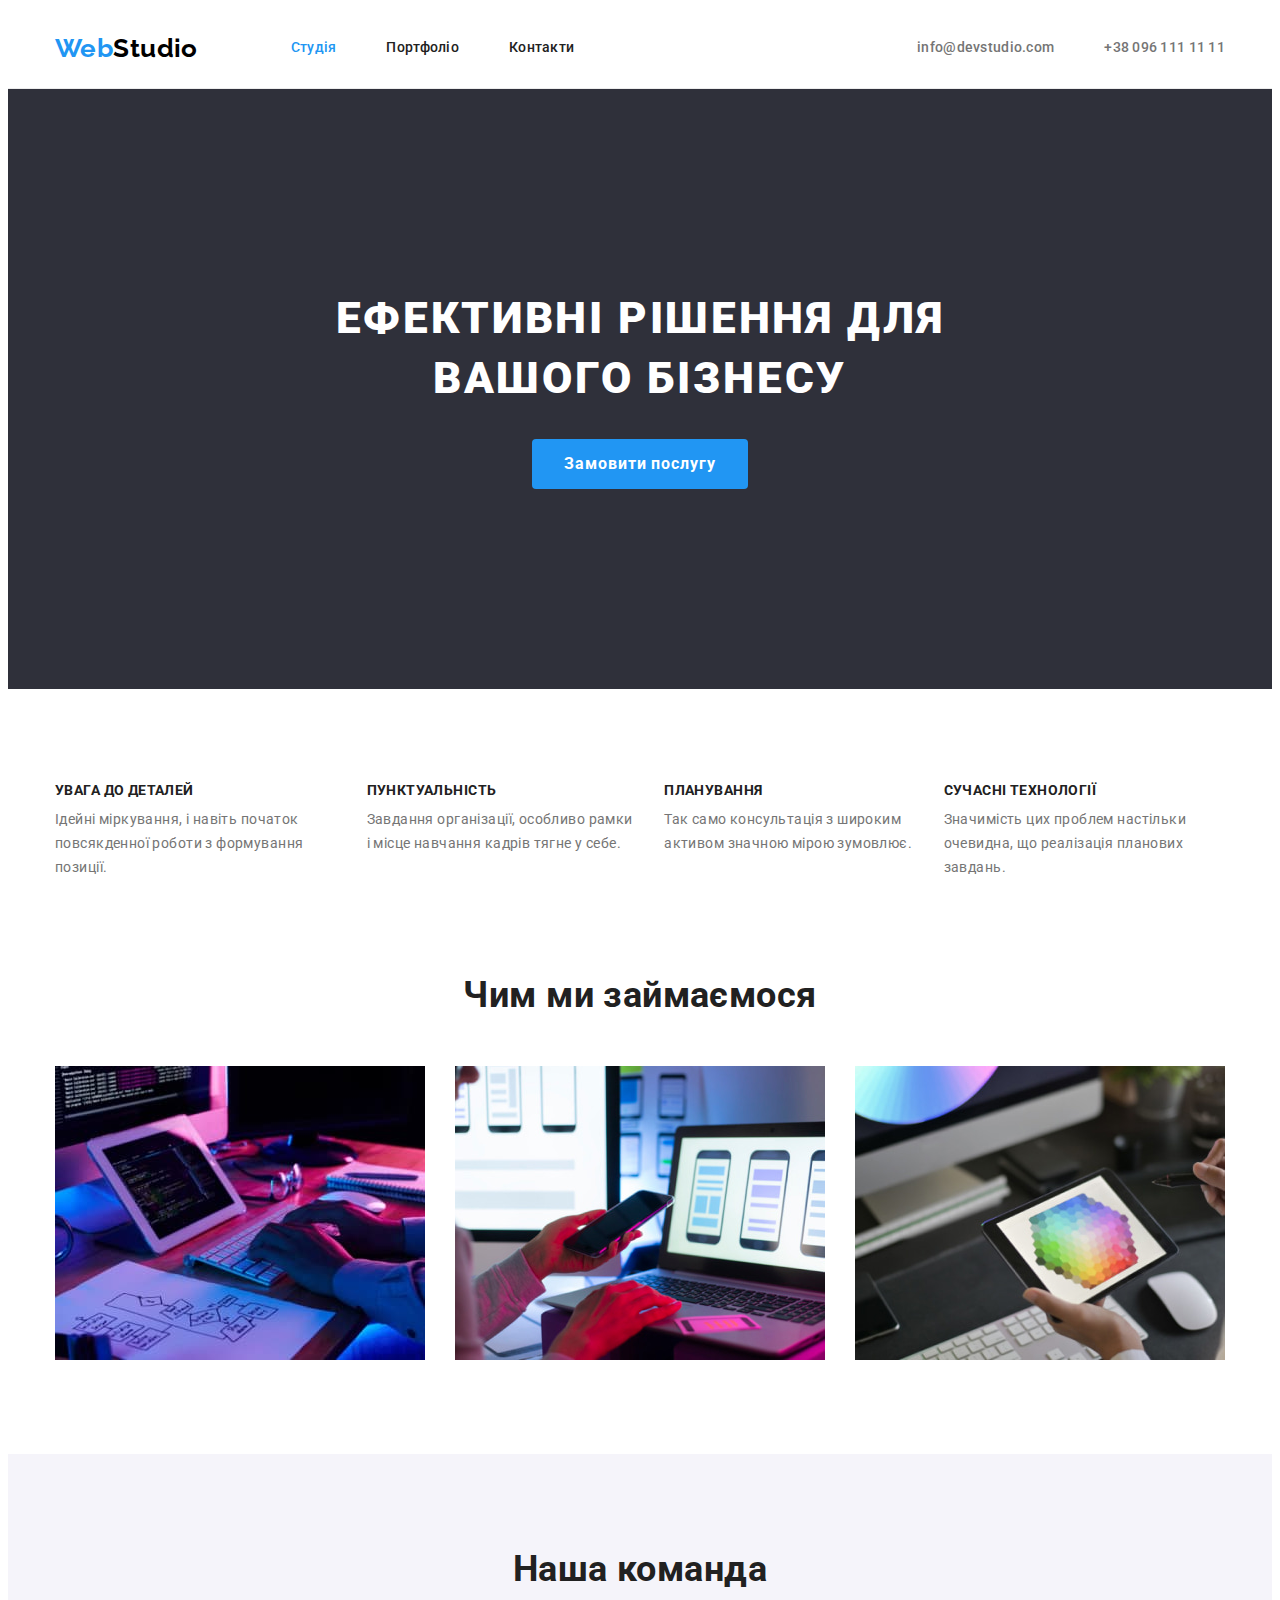
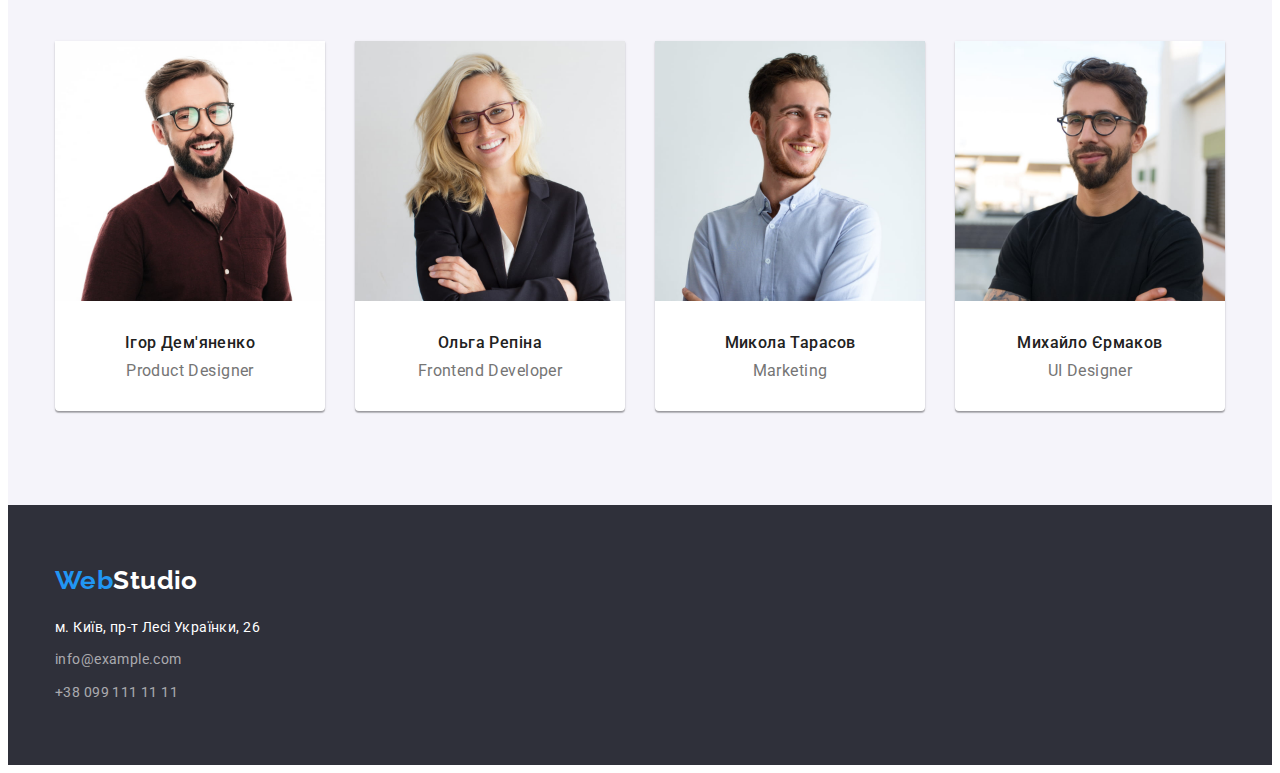
<file: index.html>
<!DOCTYPE html>
<html lang="uk">
  <head>
    <meta charset="UTF-8" />
    <meta http-equiv="X-UA-Compatible" content="IE=edge" />
    <meta name="viewport" content="width=device-width, initial-scale=1.0" />
    <link rel="preconnect" href="https://fonts.googleapis.com" />
    <link rel="preconnect" href="https://fonts.gstatic.com" crossorigin />
    <link
      href="https://fonts.googleapis.com/css2?family=Raleway:wght@700&family=Roboto:wght@400;500;700;900&display=swap"
      rel="stylesheet"
    />
    <link
      rel="stylesheet"
      href="https://cdnjs.cloudflare.com/ajax/libs/modern-normalize/1.1.0/modern-normalize.min.css"
      integrity="sha512-wpPYUAdjBVSE4KJnH1VR1HeZfpl1ub8YT/NKx4PuQ5NmX2tKuGu6U/JRp5y+Y8XG2tV+wKQpNHVUX03MfMFn9Q=="
      crossorigin="anonymous"
      referrerpolicy="no-referrer"
    />
    <link rel="stylesheet" href="css/styles.css" />
    <title>Студія</title>
  </head>
  <body>
    <header class="main-header">
      <div class="container main-nav">
        <a href="index.html" class="page-logo"
            >Web<span class="page-logo-part">Studio</span></a
          >
        <nav class="site-nav">
          <ul class="site-nav list">
            <li class="site-nav item"><a href="" class="link-acent">Студія</a></li>
            <li class="site-nav item"><a href="portfolio.html" class="link">Портфоліо</a></li>
            <li class="site-nav item"><a href="" class="link">Контакти</a></li>
          </ul>
        </nav>
        <ul class="auth-nav list">
          <li class="auth-nav item">
            <a href="mailto:info@devstudio.com" class="link-email"
              >info@devstudio.com</a
            >
          </li>
          <li class="auth-nav item">
            <a href="tel:+380961111111" class="link-number"
              >+38 096 111 11 11</a
            >
          </li>
        </ul>
      </div>
    </header>
    <main>
      <section class="hero">
        <div class="container">
          <h1 class="hero-title">Ефективні рішення для вашого бізнесу</span></h1>
          <button class="hero-button" type="button">Замовити послугу</button>
        </div>
      </section>
      <section class="section">
          <div class="container">
          <h2 hidden class="section-title">Наші переваги</h2>
          <ul class="features-list">
            <li class="features-list item">
              <h3 class="features-title">Увага до деталей</h3>
              <p class="features-text">
                Ідейні міркування, і навіть початок повсякденної роботи з
                формування позиції.
              </p>
            </li>
            <li class="features-list item">
              <h3 class="features-title">Пунктуальність</h3>
              <p class="features-text">
                Завдання організації, особливо рамки і місце навчання кадрів
                тягне у себе.
              </p>
            </li>
            <li class="features-list item">
              <h3 class="features-title">Планування</h3>
              <p class="features-text">
                Так само консультація з широким активом значною мірою зумовлює.
              </p>
            </li>
            <li class="features-list item">
              <h3 class="features-title">Сучасні технології</h3>
              <p class="features-text">
                Значимість цих проблем настільки очевидна, що реалізація
                планових завдань.
              </p>
            </li>
          </ul>
          </div>
        </section>

        <section class="section about-us">
          <div class="container">
          <h2 class="section-title">Чим ми займаємося</h2>
          <ul class="main-photo-list list">
            <li class="main-photo-list item">
              <img
                src="./images/box1.jpg"
                width="370"
                alt="Людина працює з комп'ютером"
              />
            </li>
            <li class="main-photo-list item">
              <img
                src="./images/box2.jpg"
                width="370"
                alt="Людина працює з телефоном"
              />
            </li>
            <li class="main-photo-list item">
              <img
                src="./images/box3.jpg"
                width="370"
                alt="Людина працює з планшетом"
              />
            </li>
          </ul>
          </div>
        </section>
      

      <section class="section section-team">
        <div class="container">
          <h2 class="section-title">Наша команда</h2>
          <ul class="main-team-list list">
            <li class="main-team-list item">
              <img
                src="images/teamcard1.jpg"
                width="270"
                alt="Игорь Демченко"
              />
              <h3 class="main-team-list-title">Ігор Дем'яненко</h3>
              <p class="main-team-list-text">Product Designer</p>
            </li>
            <li class="main-team-list item">
              <img src="images/teamcard2.jpg" width="270" alt="Ольга Репина" />
              <h3 class="main-team-list-title">Ольга Репіна</h3>
              <p class="main-team-list-text">Frontend Developer</p>
            </li>
            <li class="main-team-list item">
              <img
                src="images/teamcard3.jpg"
                width="270"
                alt="Николай Тарасов"
              />
              <h3 class="main-team-list-title">Микола Тарасов</h3>
              <p class="main-team-list-text">Marketing</p>
            </li>
            <li class="main-team-list item">
              <img
                src="images/teamcard4.jpg"
                width="270"
                alt="Михаил Ермаков"
              />
              <h3 class="main-team-list-title">Михайло Єрмаков</h3>
              <p class="main-team-list-text">UI Designer</p>
            </li>
          </ul>
        </div>
      </section>
    </main>

    <footer class="footer-section">
      
        <div class="container">
          <a href="/index.html" class="page-logo-footer"
            >Web<span class="page-logo-part-footer">Studio</span></a
          >
          <address class="footer-adress">
            <ul class="footer-adress list">
              <li class="footer-adress item">
                <a
                  href="https://goo.gl/maps/CPtrU1FHBa2aNyZL9"
                  target="_blank"
                  rel="noopener noreferrer"
                  class="adress-company"
                  >м. Київ, пр-т Лесі Українки, 26</a
                >
              </li>
              <li class="footer-adress item">
                <a href="mailto:info@example.com" class="mailto"
                  >info@example.com</a
                >
              </li>
              <li class="footer-adress item">
                <a href="tel:+380991111111" class="tel">+38 099 111 11 11</a>
              </li>
            </ul>
          </address>
        
      </div>
    </footer>
  </body>
</html>
</file>
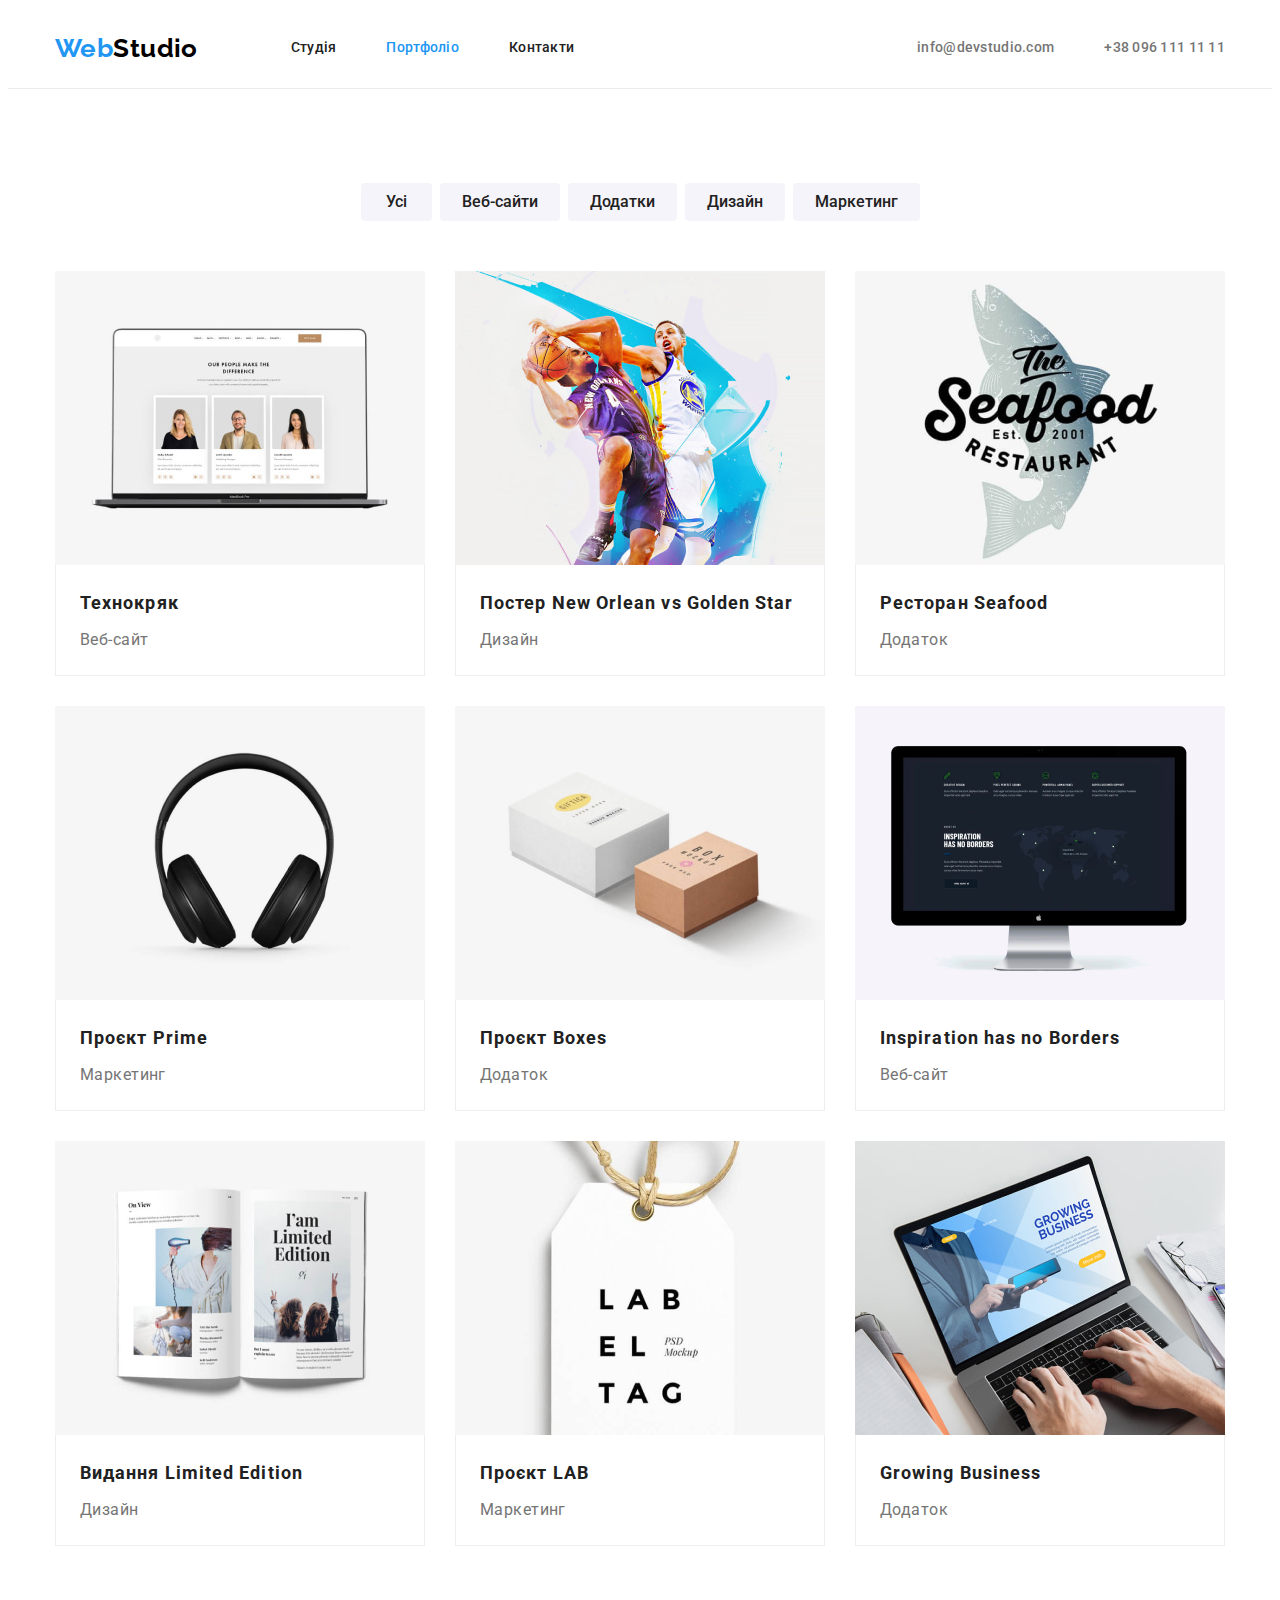
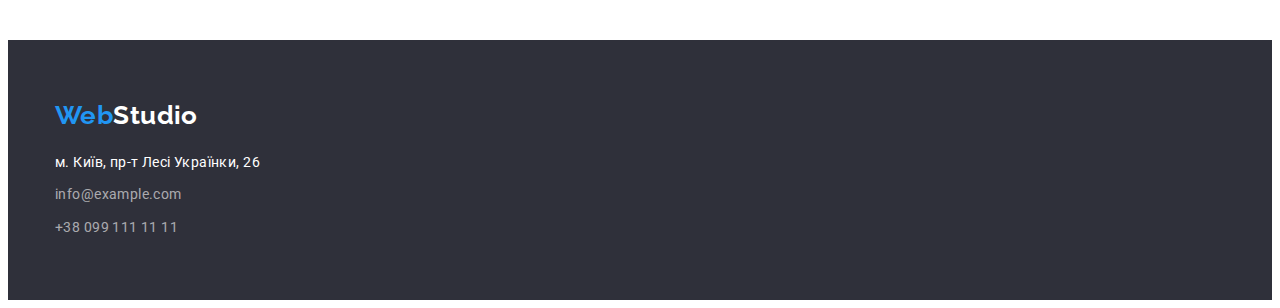
<file: portfolio.html>
<!DOCTYPE html>
<html lang="uk">
  <head>
    <meta charset="UTF-8" />
    <meta http-equiv="X-UA-Compatible" content="IE=edge" />
    <meta name="viewport" content="width=device-width, initial-scale=1.0" />
    <link rel="preconnect" href="https://fonts.googleapis.com" />
    <link rel="preconnect" href="https://fonts.gstatic.com" crossorigin />
    <link
      href="https://fonts.googleapis.com/css2?family=Raleway:wght@700&family=Roboto:wght@400;500;700;900&display=swap"
      rel="stylesheet"
    />
    <link
      rel="stylesheet"
      href="https://cdnjs.cloudflare.com/ajax/libs/modern-normalize/1.1.0/modern-normalize.min.css"
      integrity="sha512-wpPYUAdjBVSE4KJnH1VR1HeZfpl1ub8YT/NKx4PuQ5NmX2tKuGu6U/JRp5y+Y8XG2tV+wKQpNHVUX03MfMFn9Q=="
      crossorigin="anonymous"
      referrerpolicy="no-referrer"
    />
    <link rel="stylesheet" href="css/styles.css" />
    <title>Портфоліо</title>
  </head>
  <body>
    <header class="main-header">
      <div class="container main-nav">
        <a href="index.html" class="page-logo"
          >Web<span class="page-logo-part">Studio</span></a
        >
        <nav class="site-nav">
          <ul class="site-nav list">
            <li class="site-nav item">
              <a href="index.html" class="link">Студія</a>
            </li>
            <li class="site-nav item">
              <a href="" class="link-acent">Портфоліо</a>
            </li>
            <li class="site-nav item"><a href="" class="link">Контакти</a></li>
          </ul>
        </nav>
        <ul class="auth-nav list">
          <li class="auth-nav item">
            <a href="mailto:info@devstudio.com" class="link-email"
              >info@devstudio.com</a
            >
          </li>
          <li class="auth-nav item">
            <a href="tel:+380961111111" class="link-number"
              >+38 096 111 11 11</a
            >
          </li>
        </ul>
      </div>
    </header>

    <main>
      <section class="section">
        <div class="container">
          <h1 hidden class="section-title">Портфоліо</h1>
          <ul class="section-buttons">
            <li class="section-buttons-item">
              <button type="button" class="section-button">Усі</button>
            </li>
            <li class="section-buttons-item">
              <button type="button" class="button-sites">Веб-сайти</button>
            </li>
            <li class="section-buttons-item">
              <button type="button" class="button-adds">Додатки</button>
            </li>
            <li class="section-buttons-item">
              <button type="button" class="button-design">Дизайн</button>
            </li>
            <li class="section-buttons-item">
              <button type="button" class="button-marketing">Маркетинг</button>
            </li>
          </ul>
          <ul class="section-portfolio">
            <li class="section-portfolio item">
              <a href="" class="portfolio-link">
                <img
                  src="images/technocrack.jpg"
                  width="370"
                  alt="Image of laptop"
                  class="portfolio-img"
                />
                <div class="portfolio-list">
                  <h2 class="portfolio-items">Технокряк</h2>
                  <p class="portfolio-text">Веб-сайт</p>
                </div></a
              >
            </li>
            <li class="section-portfolio item">
              <a href="" class="portfolio-link">
                <img
                  src="images/poster.jpg"
                  width="370"
                  alt="Two men playing bascketboll"
                  class="portfolio-img"
                />
                <div class="portfolio-list">
                  <h2 class="portfolio-items">
                    Постер New Orlean vs Golden Star
                  </h2>
                  <p class="portfolio-text">Дизайн</p>
                </div></a
              >
            </li>
            <li class="section-portfolio item">
              <a href="" class="portfolio-link"
                ><img
                  src="images/restoraunt.jpg"
                  width="370"
                  alt="Logo of seafood restaraunt"
                  class="portfolio-img"
                />
                <div class="portfolio-list">
                  <h2 class="portfolio-items">Ресторан Seafood</h2>
                  <p class="portfolio-text">Додаток</p>
                </div></a
              >
            </li>
            <li class="section-portfolio item">
              <a href="" class="portfolio-link"
                ><img
                  src="images/prime.jpg"
                  width="370"
                  alt="Picture of headphones"
                  class="portfolio-img"
                />
                <div class="portfolio-list">
                  <h2 class="portfolio-items">Проєкт Prime</h2>
                  <p class="portfolio-text">Маркетинг</p>
                </div></a
              >
            </li>
            <li class="section-portfolio item">
              <a href="" class="portfolio-link"
                ><img
                  src="images/boxes.jpg"
                  width="370"
                  alt="Two boxes"
                  class="portfolio-img"
                />
                <div class="portfolio-list">
                  <h2 class="portfolio-items">Проєкт Boxes</h2>
                  <p class="portfolio-text">Додаток</p>
                </div></a
              >
            </li>
            <li class="section-portfolio item">
              <a href="" class="portfolio-link"
                ><img
                  src="images/inspiration.jpg"
                  alt="PC monitor"
                  class="portfolio-img"
                />
                <div class="portfolio-list">
                  <h2 class="portfolio-items">Inspiration has no Borders</h2>
                  <p class="portfolio-text">Веб-сайт</p>
                </div></a
              >
            </li>
            <li class="section-portfolio item">
              <a href="" class="portfolio-link">
                <img
                  src="images/limited.jpg"
                  alt="Magazine"
                  class="portfolio-img"
                />
                <div class="portfolio-list">
                  <h2 class="portfolio-items">Видання Limited Edition</h2>
                  <p class="portfolio-text">Дизайн</p>
                </div></a
              >
            </li>
            <li class="section-portfolio item">
              <a href="" class="portfolio-link"
                ><img src="images/lab.jpg" alt="Tag" class="portfolio-img" />
                <div class="portfolio-list">
                  <h2 class="portfolio-items">Проєкт LAB</h2>
                  <p class="portfolio-text">Маркетинг</p>
                </div></a
              >
            </li>
            <li class="section-portfolio item">
              <a href="" class="portfolio-link"
                ><img
                  src="images/growing.jpg"
                  width="370"
                  alt="Hands on laptop"
                  class="portfolio-img"
                />
                <div class="portfolio-list">
                  <h2 class="portfolio-items">Growing Business</h2>
                  <p class="portfolio-text">Додаток</p>
                </div></a
              >
            </li>
          </ul>
        </div>
      </section>
    </main>

    <footer class="footer-section portfolio">
      <div class="container">
        <a href="/index.html" class="page-logo-footer"
          >Web<span class="page-logo-part-footer">Studio</span></a
        >
        <address class="footer-adress">
          <ul class="footer-adress list">
            <li class="footer-adress item">
              <a
                href="https://goo.gl/maps/CPtrU1FHBa2aNyZL9"
                target="_blank"
                rel="noopener noreferrer"
                class="adress-company"
                >м. Київ, пр-т Лесі Українки, 26</a
              >
            </li>
            <li class="footer-adress item">
              <a href="mailto:info@example.com" class="mailto"
                >info@example.com</a
              >
            </li>
            <li class="footer-adress item">
              <a href="tel:+380991111111" class="tel">+38 099 111 11 11</a>
            </li>
          </ul>
        </address>
      </div>
    </footer>
  </body>
</html>
</file>
<file: css/styles.css>
html {
  box-sizing: border-box;
}

*,
*::before,
*::after {
  box-sizing: inherit;
}

:root {
  --main-color-text: #212121;
  --secondary-color: #757575;
  --white-color: #fff;
  --secondary-white: rgba(255, 255, 255, 0.6);
  --button-color: #f5f4fa;
  --acent-color: #2196f3;
  --header-footer-color: #2f303a;
  --black-color: #000;
  --link-border: #eee;
  --section-team: #f5f4fa;
  --horizontal-line: #ececec;
}

body {
  font-family: "Roboto", "Raleway", sans-serif;
  background-color: var(--white-color);
  color: var(--main-color-text);
  font-size: 14px;
  letter-spacing: 0.03em;
}

.container {
  width: 1200px;
  margin: 0 auto;
  padding: 0 15px;
}

h1,
h2,
h3,
h4,
h5,
h6 {
  margin: 0;
}

.page-logo {
  margin-right: 93px;
}

.page-logo,
.page-logo-footer {
  font-weight: 700;
  font-size: 26px;
  line-height: 1.19;
  color: var(--acent-color);
}

.page-logo-part {
  color: var(--black-color);
}

.page-logo,
.page-logo-part,
.page-logo-footer {
  font-family: "Raleway";
}

.main-header {
  border: 1px var(--horizontal-line);
  border-style: hidden hidden solid hidden;
}

.main-nav {
  display: flex;
  align-items: center;
}

.site-nav {
  display: flex;
}

.auth-nav {
  display: flex;
  margin-left: auto;
}

.site-nav .item:not(:last-child),
.auth-nav .item:not(:last-child) {
  margin-right: 50px;
}

.site-nav .link,
.site-nav .link-acent,
.auth-nav .link-email,
.auth-nav .link-number {
  padding: 32px 0;
}

.adress-company:hover,
.adress-company:focus,
.mailto:hover,
.mailto:focus,
.link-acent,
.link-email:focus,
.link-email:hover,
.link-number:focus,
.link-number:hover,
.page-logo:focus,
.page-logo:hover,
.page-logo-footer:hover,
.page-logo-footer:focus,
.page-logo-part:hover,
.page-logo-part:focus,
.page-logo-part-footer:hover,
.page-logo-part-footer:focus,
.site-nav .link:hover,
.site-nav .link:focus,
.tel:hover,
.tel:focus {
  color: var(--acent-color);
}

.page-logo,
.page-logo-part,
.page-logo-footer,
.link-acent,
.link,
.link-email,
.link-number,
.mailto,
.tel,
.adress-company,
.portfolio-link {
  text-decoration: none;
}

ul {
  list-style: none;
  margin: 0;
  padding: 0;
}

.link {
  color: var(--main-color-text);
}

.link,
.link-acent,
.link-email,
.link-number {
  font-weight: 500;
  line-height: 1.14;
  letter-spacing: 0.02em;
}

.link-number,
.link-email {
  color: var(--secondary-color);
}

.site-nav .link-acent:hover,
.site-nav .link-acent:focus,
.auth-nav-list,
.auth-nav-list {
  color: var(--black-color);
}

.hero {
  background-color: var(--header-footer-color);
  text-align: center;
  padding: 200px 0;
}

.hero-title {
  font-weight: 900;
  font-size: 44px;
  letter-spacing: 0.06em;
  text-transform: uppercase;
  color: var(--white-color);
  line-height: 1.36;
  width: 696px;
  margin: 0 auto;
}

.hero-title-transform {
  display: block;
}

.hero-button {
  display: inline-block;
  font-weight: 700;
  font-size: 16px;
  line-height: 1.87;
  letter-spacing: 0.06em;
  cursor: pointer;
  padding: 10px 32px;
  margin-top: 30px;
}

.section {
  padding: 94px 0;
}

.features-list {
  display: flex;
}

.features-list .item {
  flex-direction: column;
}

.features-list .item:not(:last-child),
.main-photo-list .item:not(:last-child),
.main-team-list .item:not(:last-child) {
  margin-right: 30px;
}

.features-title {
  font-size: 14px;
  font-weight: 700;
  line-height: 1.14;
  text-transform: uppercase;
  margin-top: 0;
  margin-bottom: 10px;
}

.features-text {
  color: var(--secondary-color);
  line-height: 1.71;
  margin: 0;
}

.hero-button {
  background-color: var(--acent-color);
  color: var(--white-color);
  border-radius: 4px;
  border: none;
  font-family: "Roboto", sans-serif;
}

.section-title {
  color: var(--main-color-text);
  font-weight: 700;
  font-size: 36px;
  line-height: 1.17;
  margin: 0;
  text-align: center;
  margin-bottom: 50px;
}

.about-us {
  padding-top: 0;
}

.main-photo-list {
  display: flex;
}

ul.main-team-list {
  display: flex;
}

.main-team-list .item {
  text-align: center;
  background-color: var(--white-color);
  border-radius: 0px 0px 4px 4px;
  box-shadow: 0px 1px 3px rgba(0, 0, 0, 0.12), 0px 1px 1px rgba(0, 0, 0, 0.14),
    0px 2px 1px rgba(0, 0, 0, 0.2);
}

.main-team-list-title {
  font-weight: 500;
  font-size: 16px;
  line-height: 1.16;
  margin-top: 30px;
  margin-bottom: 10px;
}

.main-team-list-text {
  font-size: 16px;
  line-height: 1.16;
  color: var(--secondary-color);
  margin: 0;
  margin-bottom: 30px;
}

.section-team {
  background-color: var(--section-team);
  padding-top: 94px;
  padding-bottom: 94px;
}

.page-logo-part-footer {
  display: inline-block;
  font-family: "Raleway";
  color: var(--white-color);
}

.footer-section {
  background-color: var(--header-footer-color);
  padding: 60px 0;
}

address.footer-adress {
  margin-top: 20px;
}


.footer-adress .item:not(:last-child) {
  margin-bottom: 9px;
}

.adress-company,
.mailto,
.tel {
  line-height: 1.71;
  font-style: normal;
}

.adress-company {
  color: var(--white-color);
}

.mailto,
.tel {
  color: var(--secondary-white);
}

.section-button {
  padding: 6px 25px;
}

.button-sites,
.button-adds,
.button-design,
.button-marketing {
  padding: 6px 22px;
}

.section-button,
.button-sites,
.button-adds,
.button-design,
.button-marketing {
  background: var(--button-color);
  border-radius: 4px;
  border: none;
  font-weight: 500;
  font-size: 16px;
  line-height: 1.62;
  color: var(--main-color-text);
  font-family: "Roboto", sans-serif;
  cursor: pointer;
}

.section-portfolio {
  display: flex;
  flex-wrap: wrap;
}

.section-portfolio .item:nth-child(3n) {
  margin-right: 0;
}

.section-portfolio .item:nth-last-child(-n + 3) {
  margin-bottom: 0;
}

.section-portfolio .item {
  margin-bottom: 30px;
  margin-right: 30px;
}

.portfolio-list {
  padding: 20px 24px;
  border-left: 1px solid var(--link-border);
  border-right: 1px solid var(--link-border);
  border-bottom: 1px solid var(--link-border);
}

.portfolio-text {
  font-size: 16px;
  line-height: 1.87;
  color: var(--secondary-color);
  margin: 0;
}

.portfolio-items {
  font-weight: 700;
  font-size: 18px;
  line-height: 2;
  letter-spacing: 0.06em;
  color: var(--main-color-text);
  margin: 0;
  margin-bottom: 4px;
}

.portfolio-img {
  display: block;
  max-width: 100%;
  height: auto;
}

.section-button:focus,
.section-button:hover,
.button-sites:focus,
.button-adds:focus,
.button-design:focus,
.button-marketing:focus,
.button-sites:hover,
.button-adds:hover,
.button-design:hover,
.button-marketing:hover {
  background-color: var(--acent-color);
  color: var(--button-color);
  box-shadow: 0px 1px 3px rgba(0, 0, 0, 0.12), 0px 1px 1px rgba(0, 0, 0, 0.14),
    0px 2px 1px rgba(0, 0, 0, 0.2);
}

.section-buttons {
  margin-bottom: 50px;
  display: flex;
  justify-content: center;
}

.section-buttons-item:not(:last-child) {
  margin-right: 8px;
}
</file>
